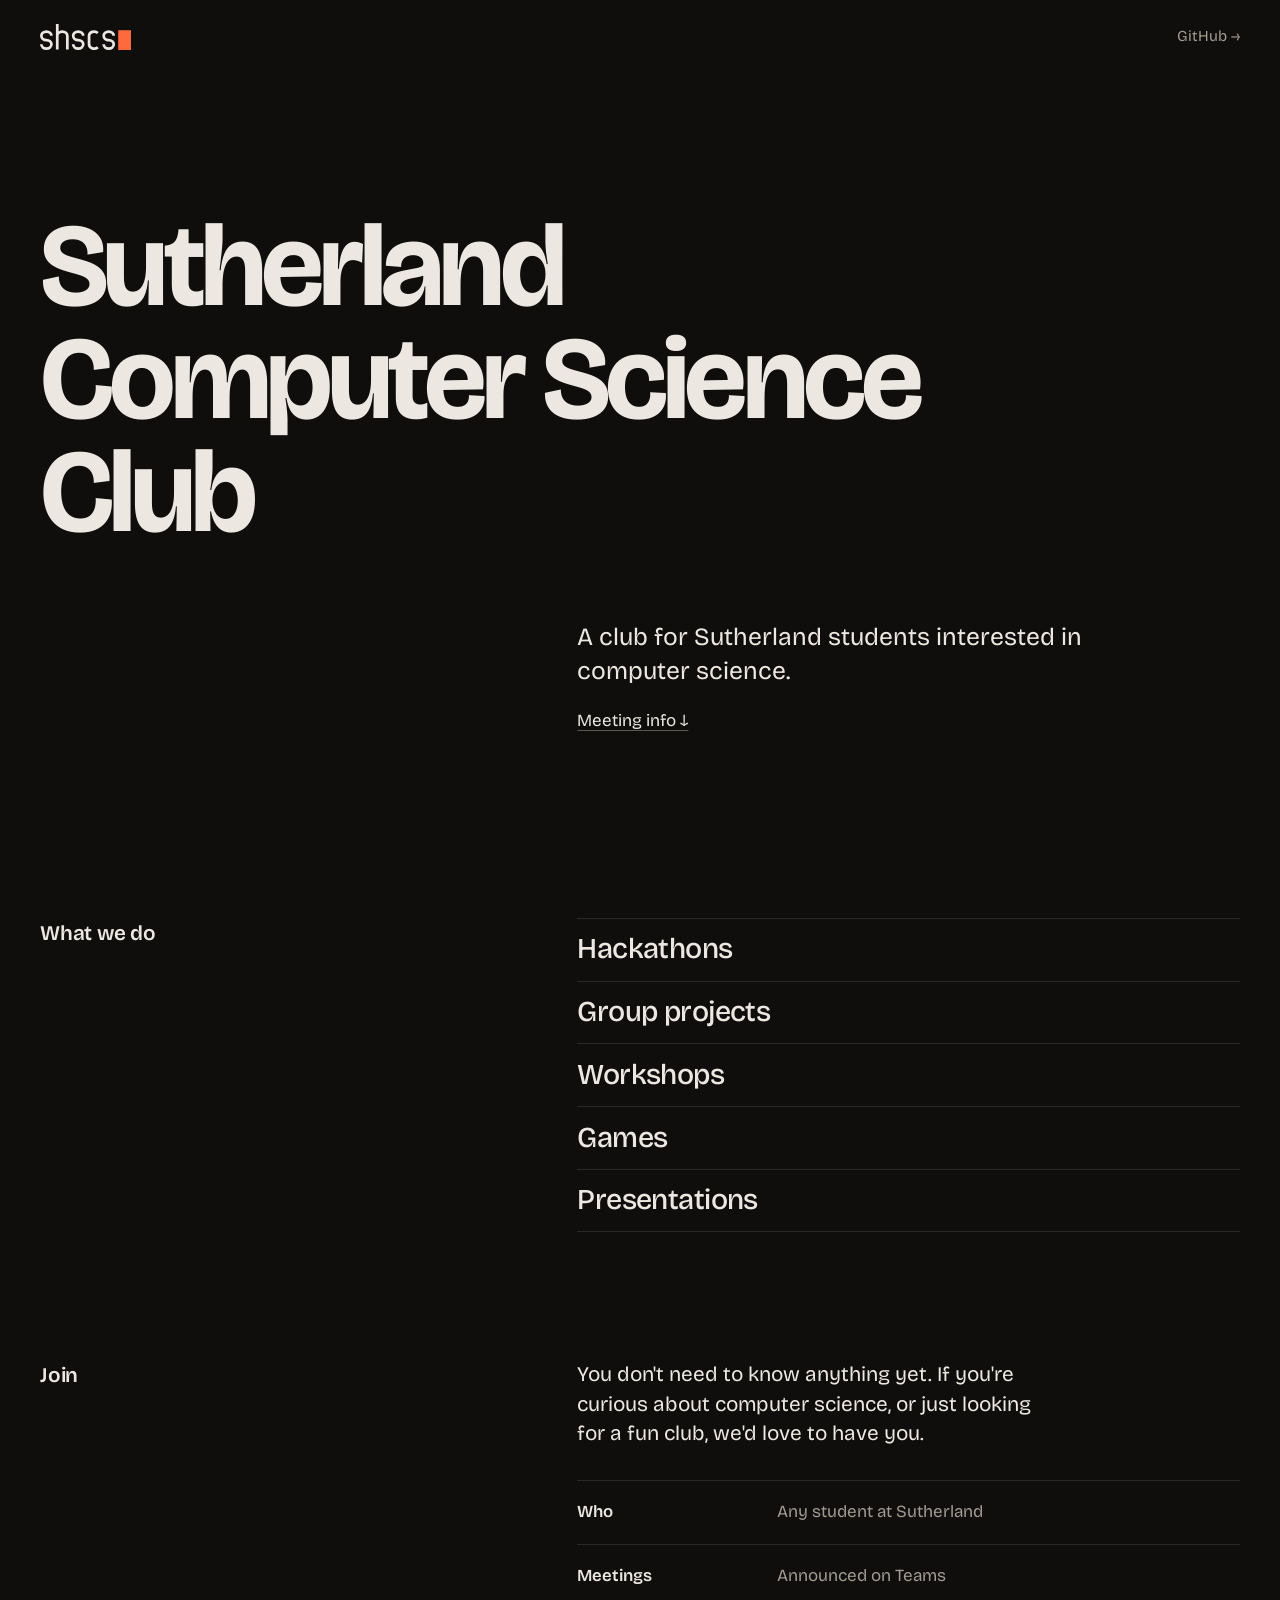
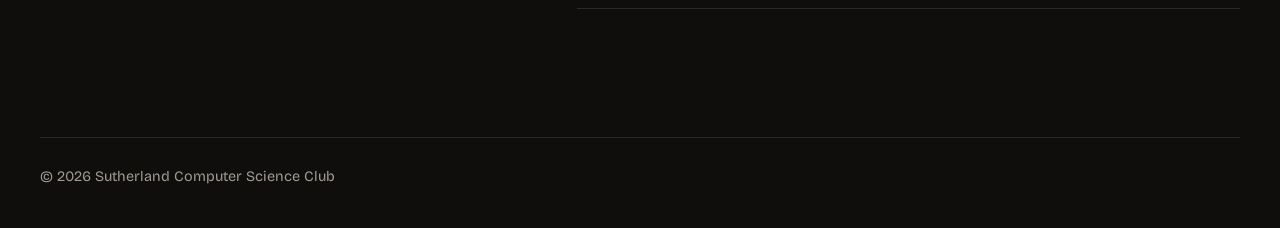
<file: index.html>
<!doctype html>
<html lang="en">
<head>
  <meta charset="utf-8">
  <meta name="viewport" content="width=device-width, initial-scale=1">
  <title>Sutherland Computer Science Club</title>
  <meta name="description" content="The Computer Science Club at Sutherland. Hackathons, group projects, workshops, games, and presentations. Meetings are announced on Teams.">
  <meta name="theme-color" content="#0f0e0d">
  <meta name="color-scheme" content="dark">
  <meta property="og:type" content="website">
  <meta property="og:title" content="Sutherland Computer Science Club">
  <meta property="og:description" content="A club for Sutherland students interested in computer science.">
  <meta property="og:url" content="https://shscs.github.io/">
  <link rel="icon" href="favicon.svg" type="image/svg+xml">
  <link rel="preconnect" href="https://fonts.googleapis.com">
  <link rel="preconnect" href="https://fonts.gstatic.com" crossorigin>
  <link href="https://fonts.googleapis.com/css2?family=Bricolage+Grotesque:opsz,wght@12..96,400..800&display=swap" rel="stylesheet">
  <link rel="stylesheet" href="style.css">
</head>
<body>
  <a class="skip" href="#main">Skip to content</a>

  <header class="wrap top">
    <a class="brand" href="./"><img src="shscs-logo.svg" alt="Sutherland Computer Science Club" height="26"></a>
    <a href="https://github.com/shscs" target="_blank" rel="noopener">GitHub &rarr;</a>
  </header>

  <main id="main" class="wrap">

    <section class="hero">
      <h1>Sutherland<br>Computer Science<br>Club</h1>
      <div class="split hero-foot">
        <div>
          <p class="intro">A club for Sutherland students interested in computer science.</p>
          <p><a href="#join">Meeting info &darr;</a></p>
        </div>
      </div>
    </section>

    <section class="split block" aria-labelledby="what">
      <h2 id="what">What we do</h2>
      <ul class="rows plain">
        <li>Hackathons</li>
        <li>Group projects</li>
        <li>Workshops</li>
        <li>Games</li>
        <li>Presentations</li>
      </ul>
    </section>

    <section class="split block" id="join" aria-labelledby="join-h">
      <h2 id="join-h">Join</h2>
      <div>
        <p class="lede">You don't need to know anything yet. If you're curious about computer science, or just looking for a fun club, we'd love to have you.</p>
        <dl class="rows">
          <div>
            <dt>Who</dt>
            <dd>Any student at Sutherland</dd>
          </div>
          <div>
            <dt>Meetings</dt>
            <dd>Announced on Teams</dd>
          </div>
        </dl>
      </div>
    </section>

  </main>

  <footer class="wrap foot">
    <p>&copy; <span id="year">2026</span> Sutherland Computer Science Club</p>
  </footer>

  <script src="script.js"></script>
</body>
</html>
</file>
<file: style.css>
:root {
  --bg: #0f0e0d;
  --text: #ece8e1;
  --muted: #a09a90;
  --line: #2b2825;
  --accent: #ff6a3d;
  --sans: "Bricolage Grotesque", system-ui, -apple-system, "Segoe UI", Roboto, sans-serif;
  color-scheme: dark;
}

*, *::before, *::after { box-sizing: border-box; }

html {
  scroll-behavior: smooth;
  -webkit-text-size-adjust: 100%;
}

body {
  margin: 0;
  background: var(--bg);
  color: var(--text);
  font-family: var(--sans);
  font-size: 1.0625rem;
  line-height: 1.55;
  -webkit-font-smoothing: antialiased;
}

::selection { background: var(--accent); color: #140a06; }

a {
  color: inherit;
  text-decoration: underline;
  text-decoration-color: #5b564e;
  text-decoration-thickness: 1px;
  text-underline-offset: 0.22em;
}
a:hover { color: var(--accent); text-decoration-color: var(--accent); }

:focus-visible {
  outline: 2px solid var(--accent);
  outline-offset: 3px;
}

.wrap {
  width: min(100% - 3rem, 1200px);
  margin-inline: auto;
}

.skip {
  position: absolute;
  left: 1rem;
  top: -4rem;
  padding: 0.5rem 0.9rem;
  background: var(--accent);
  color: #140a06;
  font-weight: 600;
  text-decoration: none;
}
.skip:focus { top: 1rem; color: #140a06; }

/* Top bar */
.top {
  display: flex;
  justify-content: space-between;
  gap: 1rem;
  align-items: center;
  padding-top: 1.5rem;
  font-size: 0.95rem;
}
.top a { text-decoration: none; color: var(--muted); }
.top a:hover { color: var(--accent); }
.brand { display: block; line-height: 0; }
.brand img { display: block; height: 26px; width: auto; }
.top a:last-child { white-space: nowrap; }
@media (max-width: 420px) {
  .top { font-size: 0.85rem; gap: 0.75rem; }
}

/* Hero */
.hero { padding: clamp(4rem, 13vw, 10rem) 0 clamp(3.5rem, 8vw, 6.5rem); }

h1 {
  margin: 0;
  font-size: clamp(2.2rem, 9.2vw, 7.4rem);
  line-height: 0.96;
  letter-spacing: -0.04em;
  font-weight: 700;
}

.hero-foot { margin-top: clamp(2.5rem, 6vw, 4.5rem); }
.intro {
  margin: 0 0 1.25rem;
  max-width: 34rem;
  font-size: clamp(1.2rem, 2.1vw, 1.55rem);
  line-height: 1.35;
}

/* Two-column layout: label left, content right */
.split { display: grid; gap: 1.25rem 4rem; }
@media (min-width: 860px) {
  .split { grid-template-columns: 5fr 7fr; }
  .hero-foot > div { grid-column: 2; }
}

.block { padding: clamp(2.25rem, 5vw, 4rem) 0; }

h2 {
  margin: 0;
  font-size: 1.3rem;
  font-weight: 600;
  letter-spacing: -0.01em;
}

/* Hairline rows (used for the activity list and the facts) */
.rows { margin: 0; padding: 0; list-style: none; border-bottom: 1px solid var(--line); }
.rows > li,
.rows > div {
  display: grid;
  gap: 0.2rem 2rem;
  padding: 1.15rem 0;
  border-top: 1px solid var(--line);
}
@media (min-width: 620px) {
  .rows > li,
  .rows > div { grid-template-columns: 10.5rem 1fr; }
}
.rows h3, .rows dt { margin: 0; font-size: 1.05rem; font-weight: 600; }
.rows p, .rows dd { margin: 0; color: var(--muted); }

.lede {
  margin: 0 0 2rem;
  max-width: 30rem;
  font-size: 1.3rem;
  line-height: 1.4;
}
/* Title-only list (What we do) */
.rows.plain > li {
  display: block;
  padding: 0.85rem 0;
  font-size: clamp(1.35rem, 2.4vw, 1.8rem);
  font-weight: 500;
  letter-spacing: -0.02em;
  line-height: 1.2;
}

/* Footer */
.foot {
  display: flex;
  flex-wrap: wrap;
  justify-content: space-between;
  gap: 0.4rem 2rem;
  margin-top: clamp(2rem, 5vw, 4rem);
  padding: 1.75rem 0 2.5rem;
  border-top: 1px solid var(--line);
  color: var(--muted);
  font-size: 0.9rem;
}
.foot p { margin: 0; }

/* 404 */
.nf { min-height: 100vh; display: grid; align-content: center; padding: 2rem 0; }
.nf h1 { margin-bottom: 1.25rem; }
.nf p { margin: 0 0 0.5rem; color: var(--muted); font-size: 1.2rem; }

@media (prefers-reduced-motion: reduce) {
  html { scroll-behavior: auto; }
}
</file>
